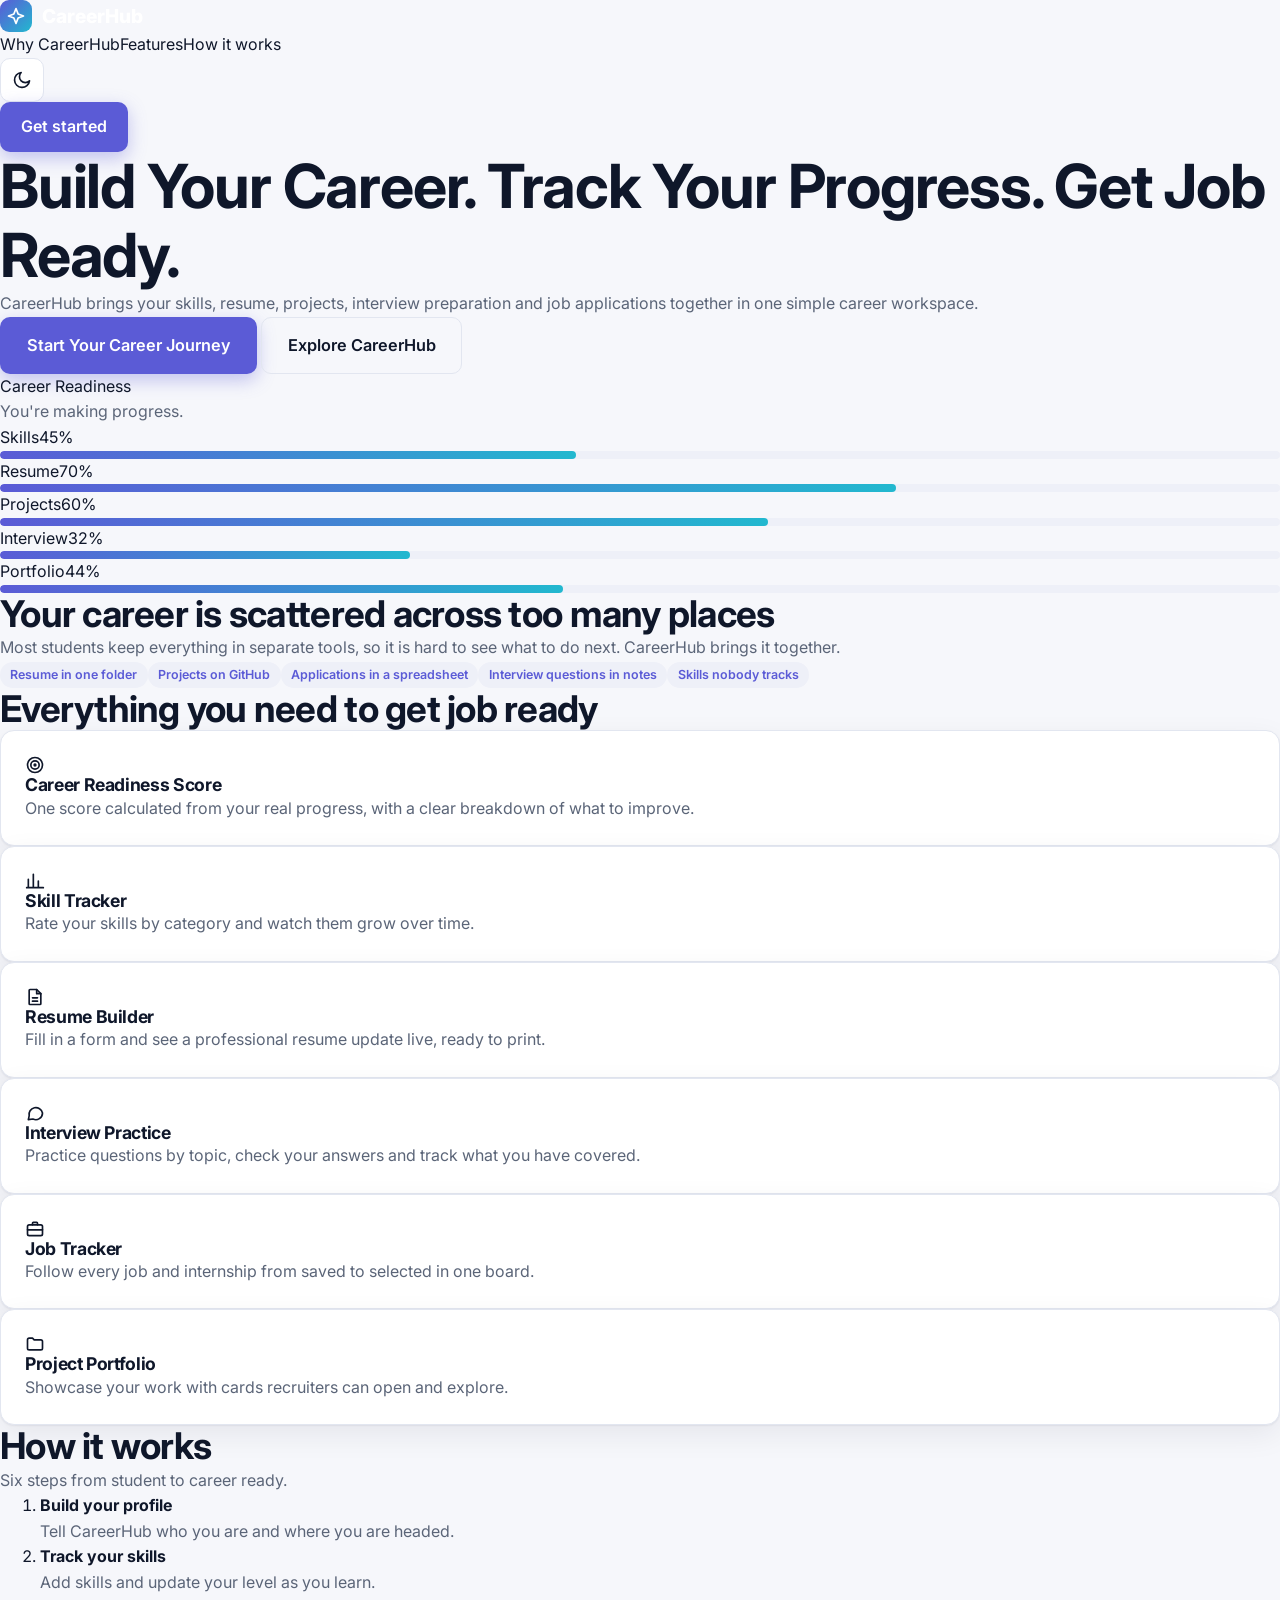
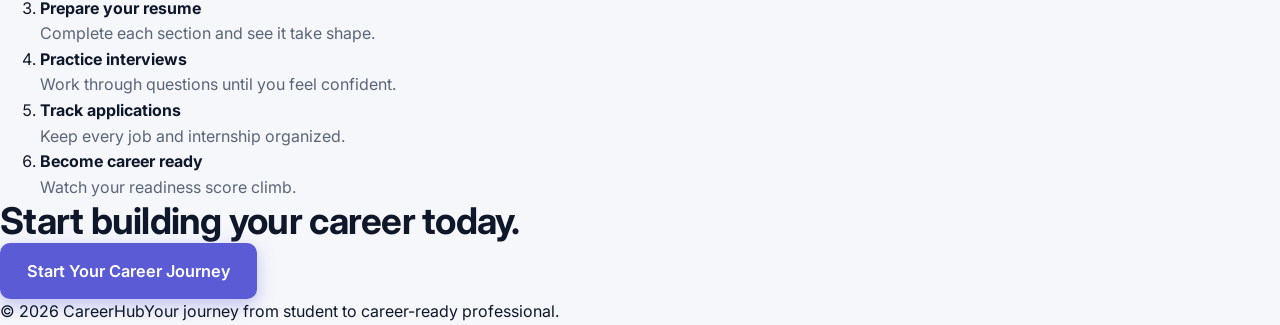
<file: index.html>
<!DOCTYPE html>
<html lang="en">
<head>
<title>CareerHub: Build Your Career. Track Your Progress. Get Job Ready.</title>
<meta name="description" content="CareerHub brings your skills, resume, projects, interview preparation and job applications together in one career workspace.">
<meta charset="UTF-8"><link rel="icon" href="assets/icons/favicon.svg" type="image/svg+xml"><meta name="viewport" content="width=device-width, initial-scale=1">
<link rel="preconnect" href="https://fonts.googleapis.com"><link rel="preconnect" href="https://fonts.gstatic.com" crossorigin>
<link href="https://fonts.googleapis.com/css2?family=Inter:wght@400;500;600;700;800&display=swap" rel="stylesheet">
<link rel="stylesheet" href="css/tokens.css"><link rel="stylesheet" href="css/base.css"><link rel="stylesheet" href="css/components.css"><link rel="stylesheet" href="css/layout.css"><link rel="stylesheet" href="css/pages.css">
</head>
<body>
<header class="site-nav"><div class="container">
  <a class="brand" href="index.html"><span class="brand-mark"><span data-icon="spark"></span></span>CareerHub</a>
  <nav class="site-links" aria-label="Page sections"><a href="#why">Why CareerHub</a><a href="#features">Features</a><a href="#how">How it works</a></nav>
  <div class="site-actions">
    <button class="icon-btn" data-theme-toggle></button>
    <a class="btn btn-primary hide-sm" href="dashboard.html">Get started</a>
  </div>
</div></header>

<main>
<section class="hero"><div class="container">
  <div>
    <h1>Build Your Career. Track Your Progress. Get Job Ready.</h1>
    <p>CareerHub brings your skills, resume, projects, interview preparation and job applications together in one simple career workspace.</p>
    <div class="hero-cta">
      <a class="btn btn-primary btn-lg" href="dashboard.html">Start Your Career Journey</a>
      <a class="btn btn-ghost btn-lg" href="#features">Explore CareerHub</a>
    </div>
  </div>
  <div class="preview" aria-label="Dashboard preview">
    <div class="preview-top">
      <div class="ring" id="preview-ring" role="img" aria-label="Career readiness score"></div>
      <div class="preview-msg"><span>Career Readiness</span><p id="preview-msg"></p></div>
    </div>
    <div class="preview-rows" id="preview-rows"></div>
  </div>
</div></section>

<section class="section" id="why"><div class="container">
  <div class="section-head">
    <h2>Your career is scattered across too many places</h2>
    <p>Most students keep everything in separate tools, so it is hard to see what to do next. CareerHub brings it together.</p>
    <div class="scatter"><span class="badge">Resume in one folder</span><span class="badge">Projects on GitHub</span><span class="badge">Applications in a spreadsheet</span><span class="badge">Interview questions in notes</span><span class="badge">Skills nobody tracks</span></div>
  </div>
</div></section>

<section class="section" id="features" style="padding-top:0"><div class="container">
  <div class="section-head"><h2>Everything you need to get job ready</h2></div>
  <div class="grid-3">
    <article class="card feature"><div class="feature-icon"><span data-icon="target"></span></div><h3>Career Readiness Score</h3><p>One score calculated from your real progress, with a clear breakdown of what to improve.</p></article>
    <article class="card feature"><div class="feature-icon"><span data-icon="bars"></span></div><h3>Skill Tracker</h3><p>Rate your skills by category and watch them grow over time.</p></article>
    <article class="card feature"><div class="feature-icon"><span data-icon="file"></span></div><h3>Resume Builder</h3><p>Fill in a form and see a professional resume update live, ready to print.</p></article>
    <article class="card feature"><div class="feature-icon"><span data-icon="chat"></span></div><h3>Interview Practice</h3><p>Practice questions by topic, check your answers and track what you have covered.</p></article>
    <article class="card feature"><div class="feature-icon"><span data-icon="briefcase"></span></div><h3>Job Tracker</h3><p>Follow every job and internship from saved to selected in one board.</p></article>
    <article class="card feature"><div class="feature-icon"><span data-icon="folder"></span></div><h3>Project Portfolio</h3><p>Showcase your work with cards recruiters can open and explore.</p></article>
  </div>
</div></section>

<section class="section" id="how" style="padding-top:0"><div class="container">
  <div class="section-head"><h2>How it works</h2><p>Six steps from student to career ready.</p></div>
  <ol class="steps">
    <li><strong>Build your profile</strong><p>Tell CareerHub who you are and where you are headed.</p></li>
    <li><strong>Track your skills</strong><p>Add skills and update your level as you learn.</p></li>
    <li><strong>Prepare your resume</strong><p>Complete each section and see it take shape.</p></li>
    <li><strong>Practice interviews</strong><p>Work through questions until you feel confident.</p></li>
    <li><strong>Track applications</strong><p>Keep every job and internship organized.</p></li>
    <li><strong>Become career ready</strong><p>Watch your readiness score climb.</p></li>
  </ol>
</div></section>

<section class="section" style="padding-top:0"><div class="container">
  <div class="cta"><h2>Start building your career today.</h2><a class="btn btn-primary btn-lg" href="dashboard.html">Start Your Career Journey</a></div>
</div></section>
</main>

<footer class="site-footer"><div class="container"><span>© 2026 CareerHub</span><span>Your journey from student to career-ready professional.</span></div></footer>
<script type="module" src="js/pages/landing.js"></script>
</body>
                                                              </html>
</file>
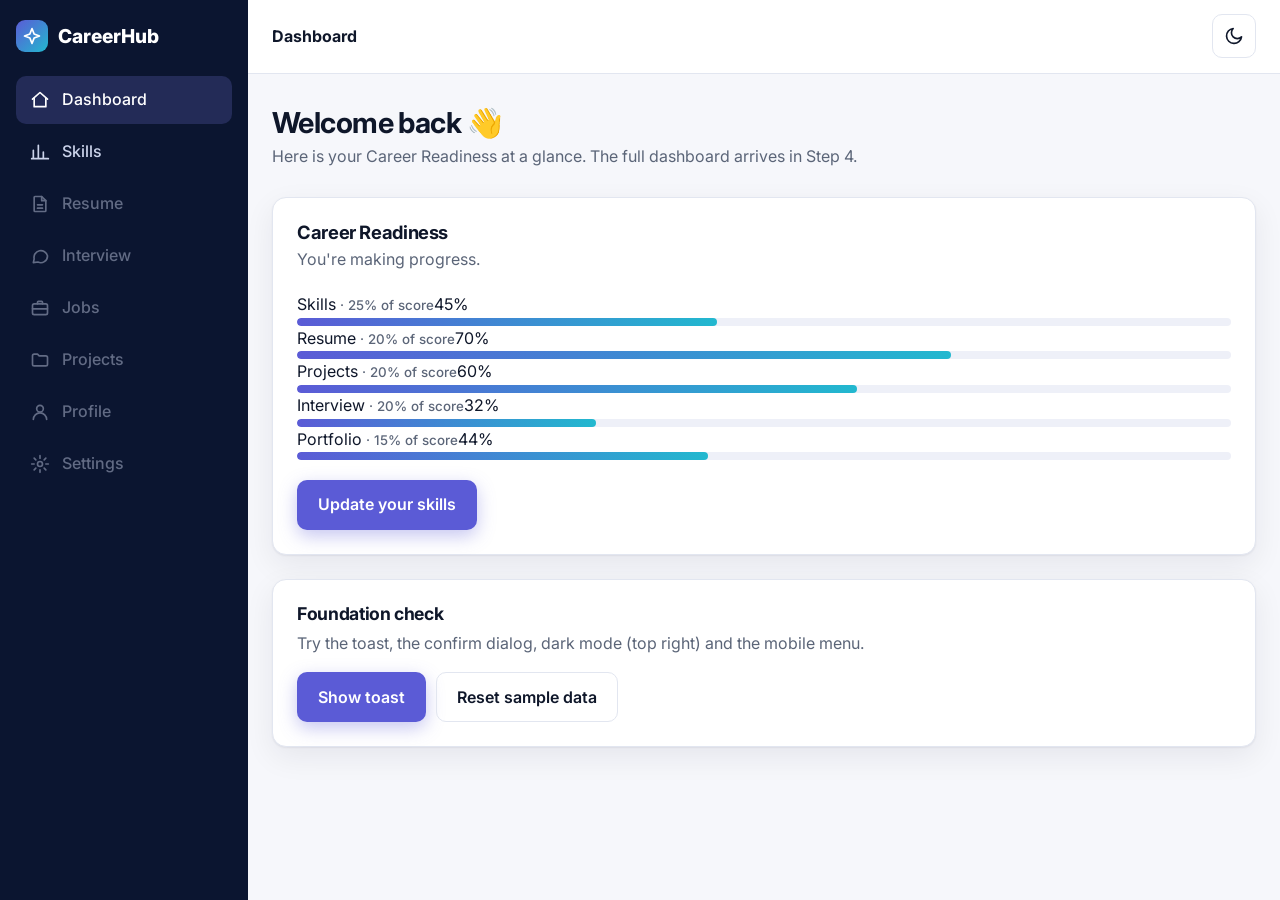
<file: dashboard.html>
<!DOCTYPE html>
<html lang="en">
<head><title>Dashboard | CareerHub</title>
<meta charset="UTF-8"><link rel="icon" href="assets/icons/favicon.svg" type="image/svg+xml"><meta name="viewport" content="width=device-width, initial-scale=1">
<link rel="preconnect" href="https://fonts.googleapis.com"><link rel="preconnect" href="https://fonts.gstatic.com" crossorigin>
<link href="https://fonts.googleapis.com/css2?family=Inter:wght@400;500;600;700;800&display=swap" rel="stylesheet">
<link rel="stylesheet" href="css/tokens.css"><link rel="stylesheet" href="css/base.css"><link rel="stylesheet" href="css/components.css"><link rel="stylesheet" href="css/layout.css"><link rel="stylesheet" href="css/pages.css">
</head>
<body>
<div class="app">
  <aside class="sidebar" id="sidebar"></aside>
  <div class="app-main">
    <div class="scrim"></div>
    <header class="topbar" id="topbar"></header>
    <main class="content">
      <div class="page-header"><div><h1>Welcome back 👋</h1><p>Here is your Career Readiness at a glance. The full dashboard arrives in Step 4.</p></div></div>

      <section class="card readiness" aria-labelledby="ready-title">
        <div class="preview-top">
          <div class="ring" id="ready-ring" role="img" aria-label="Career readiness score"></div>
          <div class="preview-msg"><h2 class="card-title" id="ready-title">Career Readiness</h2><p id="ready-msg"></p></div>
        </div>
        <div class="preview-rows" id="ready-rows"></div>
        <a class="btn btn-primary" href="skills.html">Update your skills</a>
      </section>

      <div class="card">
        <h3>Foundation check</h3>
        <p style="margin:.4rem 0 1rem">Try the toast, the confirm dialog, dark mode (top right) and the mobile menu.</p>
        <div style="display:flex;flex-wrap:wrap;gap:.6rem">
          <button class="btn btn-primary" id="test-toast">Show toast</button>
          <button class="btn btn-ghost" id="reset-data">Reset sample data</button>
        </div>
      </div>
    </main>
  </div>
</div>
<script type="module" src="js/pages/dashboard.js"></script>
</body>
</html>
</file>
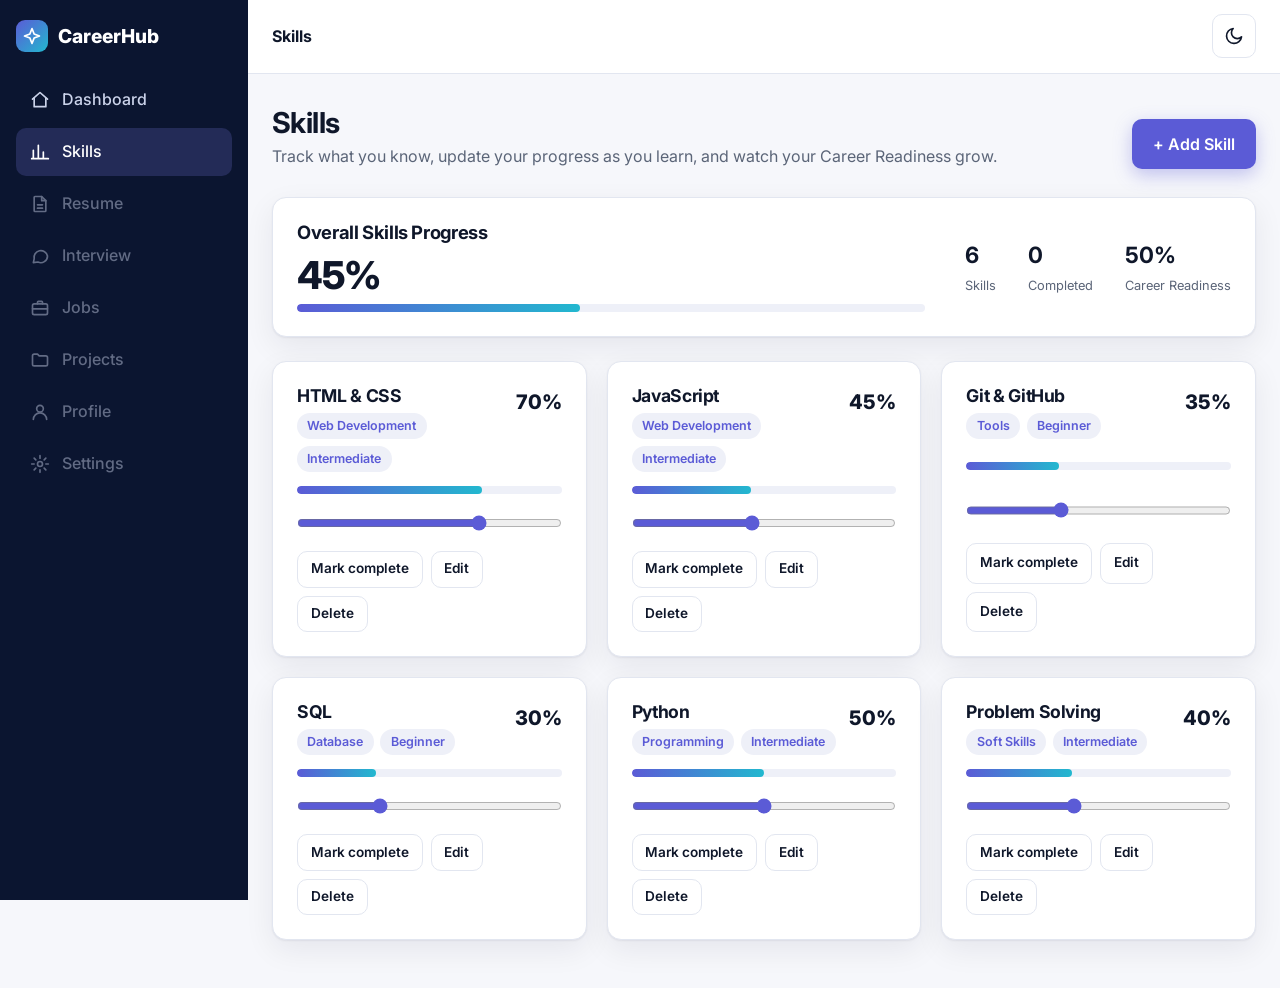
<file: skills.html>
<!DOCTYPE html>
<html lang="en">
<head><title>Skills | CareerHub</title>
<meta charset="UTF-8"><link rel="icon" href="assets/icons/favicon.svg" type="image/svg+xml"><meta name="viewport" content="width=device-width, initial-scale=1">
<link rel="preconnect" href="https://fonts.googleapis.com"><link rel="preconnect" href="https://fonts.gstatic.com" crossorigin>
<link href="https://fonts.googleapis.com/css2?family=Inter:wght@400;500;600;700;800&display=swap" rel="stylesheet">
<link rel="stylesheet" href="css/tokens.css"><link rel="stylesheet" href="css/base.css"><link rel="stylesheet" href="css/components.css"><link rel="stylesheet" href="css/layout.css"><link rel="stylesheet" href="css/pages.css">
</head>
<body>
<div class="app">
  <aside class="sidebar" id="sidebar"></aside>
  <div class="app-main">
    <div class="scrim"></div>
    <header class="topbar" id="topbar"></header>
    <main class="content">
      <div class="page-header">
        <div>
          <h1>Skills</h1>
          <p>Track what you know, update your progress as you learn, and watch your Career Readiness grow.</p>
        </div>
        <button class="btn btn-primary" id="add-skill">+ Add Skill</button>
      </div>

      <section class="card summary-card" aria-labelledby="summary-title">
        <div class="summary-main">
          <h2 class="card-title" id="summary-title">Overall Skills Progress</h2>
          <div class="summary-value" id="summary-value">0%</div>
          <div class="progress" aria-hidden="true"><span id="summary-bar"></span></div>
        </div>
        <div class="summary-stats">
          <div class="stat"><strong id="stat-total">0</strong><span>Skills</span></div>
          <div class="stat"><strong id="stat-done">0</strong><span>Completed</span></div>
          <div class="stat"><strong id="stat-readiness">0%</strong><span>Career Readiness</span></div>
        </div>
      </section>

      <section class="skills-grid" id="skills-list" aria-label="Your skills"></section>
    </main>
  </div>
</div>
<script type="module" src="js/pages/skills.js"></script>
</body>
</html>
</file>
<file: css/tokens.css>
/* DESIGN TOKENS: change a value here and the whole app updates. */
:root {
  --font: 'Inter', system-ui, -apple-system, 'Segoe UI', sans-serif;
  --primary: #0B1530;      /* deep navy */
  --secondary: #5B5BD6;    /* indigo */
  --accent: #22B8CF;       /* cyan highlight */
  --bg: #F6F7FB;
  --surface: #FFFFFF;
  --surface-2: #EEF0F8;
  --text: #0F172A;
  --muted: #5B6578;
  --border: #E2E6F0;
  --success: #16A34A;
  --warning: #D97706;
  --error: #DC2626;
  --radius: 14px;
  --shadow: 0 1px 2px rgba(11,21,48,.06), 0 10px 30px rgba(11,21,48,.07);
  --sidebar-w: 248px;
  --ease: .2s ease;
}
/* Dark mode only redefines the same variables. */
[data-theme="dark"] {
  --primary: #070D1F;
  --secondary: #8080F2;
  --accent: #38D0E6;
  --bg: #0A1022;
  --surface: #111A33;
  --surface-2: #18233F;
  --text: #E8ECF8;
  --muted: #9AA6BE;
  --border: #243055;
  --shadow: 0 10px 30px rgba(0,0,0,.4);
}
</file>
<file: css/base.css>
/* BASE: reset + typography. */
*, *::before, *::after { box-sizing: border-box; margin: 0; }
html { scroll-behavior: smooth; }
body { font-family: var(--font); background: var(--bg); color: var(--text); line-height: 1.6; -webkit-font-smoothing: antialiased; transition: background var(--ease), color var(--ease); }
h1, h2, h3 { line-height: 1.15; letter-spacing: -0.02em; font-weight: 700; }
h1 { font-size: clamp(2.2rem, 5.5vw, 3.8rem); }
h2 { font-size: clamp(1.6rem, 3.4vw, 2.3rem); }
h3 { font-size: 1.1rem; }
p { color: var(--muted); }
a { color: inherit; text-decoration: none; }
img, svg { max-width: 100%; display: block; }
button, input, select, textarea { font: inherit; color: inherit; }
:focus-visible { outline: 3px solid var(--accent); outline-offset: 2px; border-radius: 6px; }
.sr-only { position: absolute; width: 1px; height: 1px; overflow: hidden; clip: rect(0 0 0 0); }
@media (prefers-reduced-motion: reduce) { * { transition: none !important; animation: none !important; scroll-behavior: auto !important; } }
</file>
<file: css/components.css>
/* COMPONENTS: reusable UI pieces used on every page. */
.btn { display: inline-flex; align-items: center; justify-content: center; gap: .5rem; padding: .7rem 1.25rem; min-height: 44px; border-radius: 10px; border: 1px solid transparent; font-weight: 600; cursor: pointer; transition: transform var(--ease), background var(--ease), box-shadow var(--ease); }
.btn:hover { transform: translateY(-2px); }
.btn-primary { background: var(--secondary); color: #fff; box-shadow: 0 6px 18px rgba(91,91,214,.35); }
.btn-primary:hover { box-shadow: 0 10px 24px rgba(91,91,214,.45); }
.btn-ghost { background: transparent; border-color: var(--border); color: var(--text); }
.btn-ghost:hover { background: var(--surface-2); }
.btn-danger { background: var(--error); color: #fff; }
.btn-lg { padding: .9rem 1.6rem; font-size: 1.02rem; }
.icon-btn { width: 44px; height: 44px; display: grid; place-items: center; border-radius: 10px; border: 1px solid var(--border); background: var(--surface); cursor: pointer; transition: background var(--ease); }
.icon-btn:hover { background: var(--surface-2); }
.icon { width: 20px; height: 20px; }

.card { background: var(--surface); border: 1px solid var(--border); border-radius: var(--radius); padding: 1.5rem; box-shadow: var(--shadow); }

.field { display: grid; gap: .35rem; margin-bottom: 1rem; }
.label { font-size: .85rem; font-weight: 600; }
.input { width: 100%; padding: .7rem .9rem; min-height: 44px; border: 1px solid var(--border); border-radius: 10px; background: var(--surface); transition: border-color var(--ease), box-shadow var(--ease); }
.input:focus { outline: none; border-color: var(--secondary); box-shadow: 0 0 0 3px rgba(91,91,214,.25); }
.input.invalid { border-color: var(--error); }
.error-text { color: var(--error); font-size: .8rem; }

.badge { display: inline-block; padding: .2rem .65rem; border-radius: 999px; font-size: .78rem; font-weight: 600; background: var(--surface-2); color: var(--secondary); }
.badge.success { color: var(--success); } .badge.warning { color: var(--warning); } .badge.error { color: var(--error); }

.progress { height: 8px; background: var(--surface-2); border-radius: 999px; overflow: hidden; }
.progress > span { display: block; height: 100%; width: 0; background: linear-gradient(90deg, var(--secondary), var(--accent)); border-radius: inherit; transition: width .6s ease; }

.empty { text-align: center; padding: 3rem 1rem; border: 1px dashed var(--border); border-radius: var(--radius); }
.empty h3 { margin-bottom: .4rem; } .empty .btn { margin-top: 1rem; }

.page-header { display: flex; flex-wrap: wrap; justify-content: space-between; align-items: end; gap: 1rem; margin-bottom: 1.75rem; }
.page-header p { margin-top: .3rem; }

.toast-wrap { position: fixed; right: 1rem; bottom: 1rem; left: 1rem; display: grid; gap: .5rem; justify-items: end; z-index: 100; pointer-events: none; }
.toast { pointer-events: auto; background: var(--primary); color: #fff; padding: .8rem 1.1rem; border-radius: 10px; border-left: 4px solid var(--accent); box-shadow: var(--shadow); animation: pop-in .25s ease; }
.toast.error { border-color: var(--error); } .toast.success { border-color: var(--success); }
@keyframes pop-in { from { opacity: 0; transform: translateY(10px); } }

.modal-backdrop { position: fixed; inset: 0; background: rgba(7,13,31,.6); display: grid; place-items: center; padding: 1rem; z-index: 90; }
.modal { background: var(--surface); border-radius: var(--radius); padding: 1.5rem; width: min(480px, 100%); max-height: 90vh; overflow: auto; box-shadow: var(--shadow); animation: pop-in .2s ease; }
.modal p { margin-top: .5rem; }
.modal-actions { display: flex; justify-content: flex-end; gap: .6rem; margin-top: 1.25rem; }
</file>
<file: css/layout.css>
/* LAYOUT: app shell (sidebar + topbar) used by all app pages. */
.app { display: grid; grid-template-columns: var(--sidebar-w) 1fr; min-height: 100vh; }
.sidebar { position: sticky; top: 0; height: 100vh; padding: 1.25rem 1rem; background: var(--primary); color: #CBD3EA; display: flex; flex-direction: column; gap: 1.5rem; }
.brand { display: flex; align-items: center; gap: .6rem; font-weight: 800; font-size: 1.2rem; color: #fff; }
.brand-mark { width: 32px; height: 32px; border-radius: 9px; display: grid; place-items: center; background: linear-gradient(135deg, var(--secondary), var(--accent)); color: #fff; }
.nav { display: grid; gap: .25rem; }
.nav a { display: flex; align-items: center; gap: .75rem; padding: .7rem .85rem; border-radius: 10px; font-weight: 500; transition: background var(--ease), color var(--ease); }
.nav a:hover { background: rgba(255,255,255,.07); color: #fff; }
.nav a[aria-current="page"] { background: rgba(128,128,242,.2); color: #fff; }
.app-main { min-width: 0; display: flex; flex-direction: column; }
.topbar { display: flex; align-items: center; justify-content: space-between; gap: 1rem; padding: .9rem 1.5rem; border-bottom: 1px solid var(--border); background: var(--surface); position: sticky; top: 0; z-index: 20; }
.topbar-actions { display: flex; gap: .5rem; align-items: center; }
.menu-btn { display: none; }
.content { padding: 2rem 1.5rem 3rem; width: min(1180px, 100%); margin: 0 auto; }
.scrim { display: none; }

/* Mobile: sidebar becomes a slide-in drawer */
@media (max-width: 860px) {
  .app { grid-template-columns: 1fr; }
  .sidebar { position: fixed; z-index: 60; width: min(280px, 85vw); transform: translateX(-100%); transition: transform .25s ease; }
  .sidebar.open { transform: none; }
  .sidebar.open + .app-main .scrim { display: block; position: fixed; inset: 0; background: rgba(7,13,31,.5); z-index: 50; }
  .menu-btn { display: grid; }
  .content { padding: 1.25rem 1rem 3rem; }
}
</file>
<file: css/pages.css>
/* ===== SKILLS PAGE + DASHBOARD READINESS (Step 3) ===== */
.page-header h1 { font-size: 1.8rem; }
.card-title { font-size: 1.15rem; margin-bottom: .2rem; color: var(--text); }
.preview-row small { color: var(--muted); font-weight: 500; }
.readiness { display: grid; gap: 1.25rem; margin-bottom: 1.5rem; }
.readiness .btn { justify-self: start; }

.summary-card { display: flex; align-items: center; gap: 1.5rem 2.5rem; flex-wrap: wrap; margin-bottom: 1.5rem; }
.summary-main { flex: 1; min-width: 240px; display: grid; gap: .6rem; }
.summary-value { font-size: 2.4rem; font-weight: 800; letter-spacing: -0.02em; line-height: 1; }
.summary-stats { display: flex; gap: 2rem; }
.stat strong { display: block; font-size: 1.4rem; }
.stat span { font-size: .8rem; color: var(--muted); }

.skills-grid { display: grid; grid-template-columns: repeat(auto-fill, minmax(280px, 1fr)); gap: 1.25rem; }
.skills-grid .empty { grid-column: 1 / -1; }
.skill-card { display: grid; gap: .9rem; transition: transform var(--ease), border-color var(--ease); }
.skill-card:hover { transform: translateY(-3px); border-color: var(--secondary); }
.skill-head { display: flex; justify-content: space-between; align-items: flex-start; gap: .75rem; }
.skill-meta { display: flex; flex-wrap: wrap; gap: .4rem; margin-top: .4rem; }
.skill-percent { font-weight: 800; font-size: 1.25rem; }
.skill-range { width: 100%; accent-color: var(--secondary); min-height: 28px; }
.skill-actions { display: flex; flex-wrap: wrap; gap: .5rem; }
.btn-sm { min-height: 36px; padding: .4rem .8rem; font-size: .85rem; }

.form-row { display: grid; grid-template-columns: 1fr 1fr; gap: .75rem; }
@media (max-width: 480px) { .form-row { grid-template-columns: 1fr; } .summary-stats { gap: 1.25rem; } }
</file>
